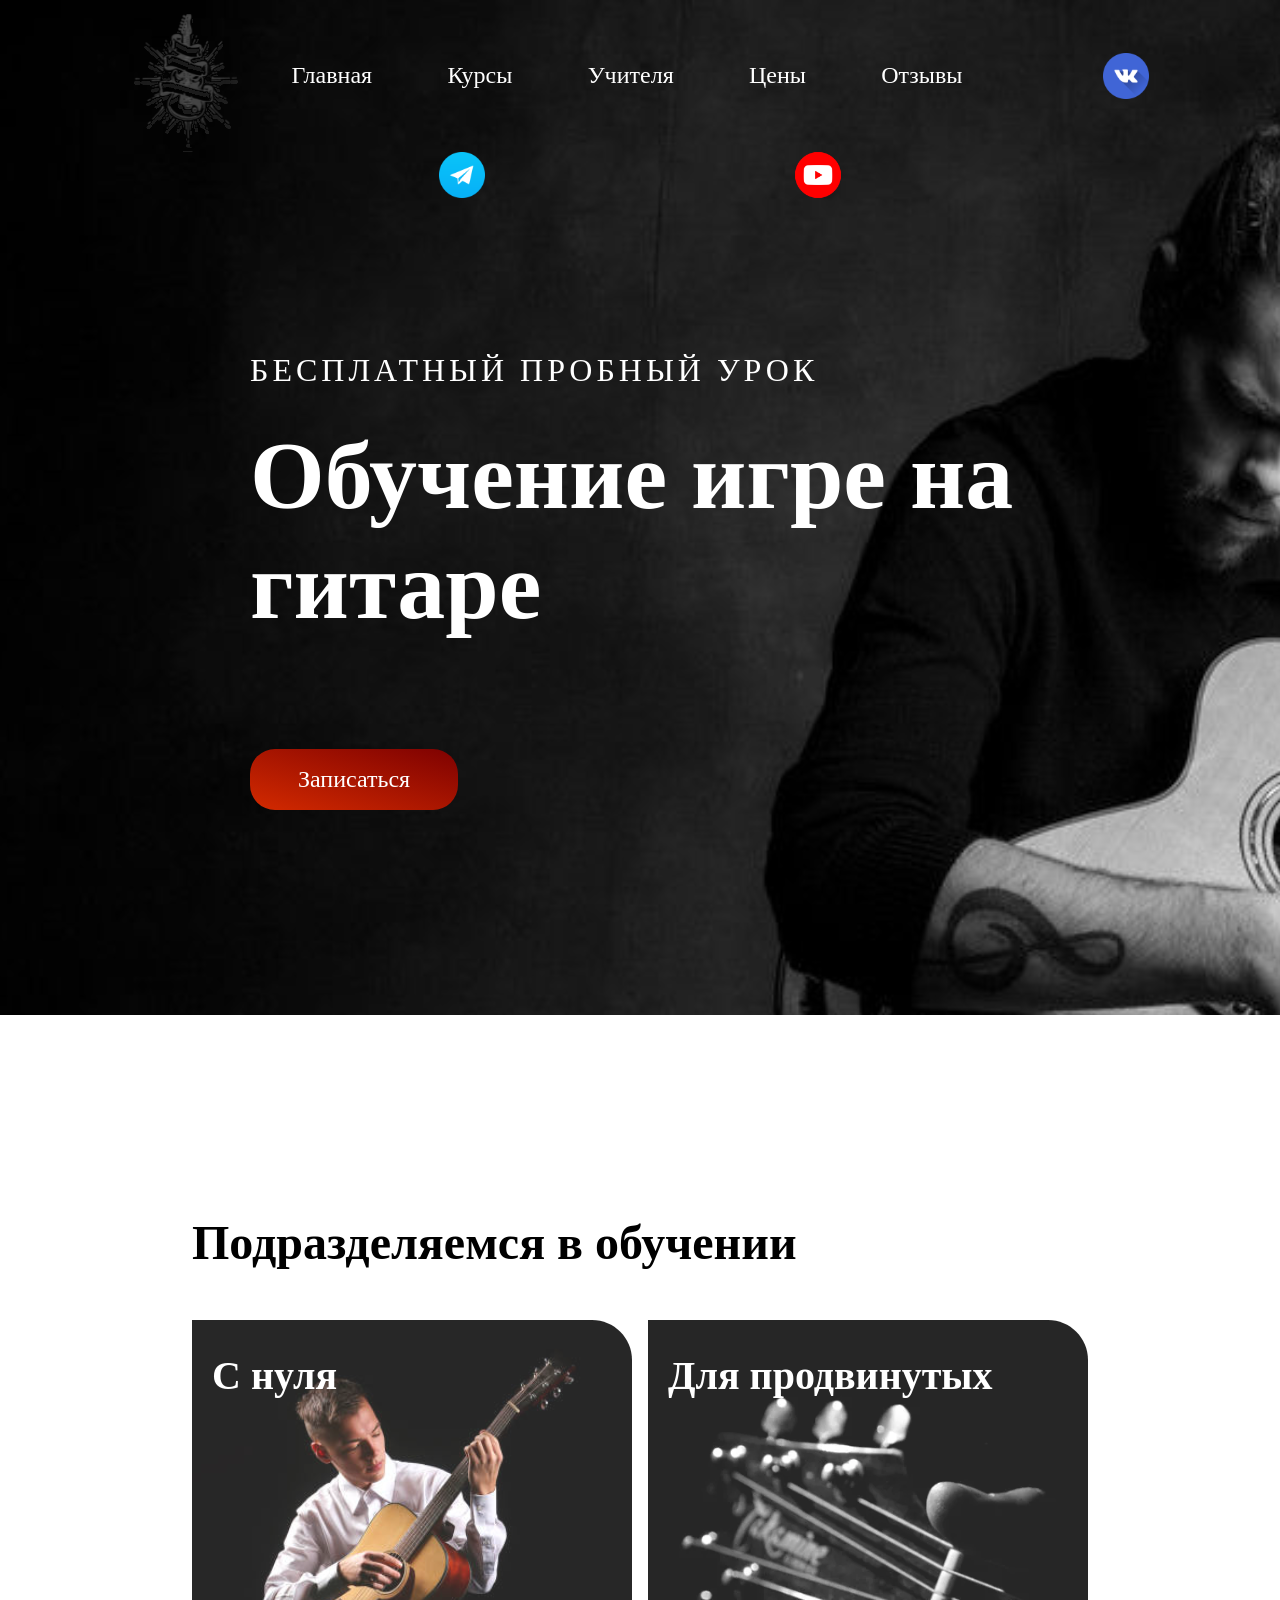
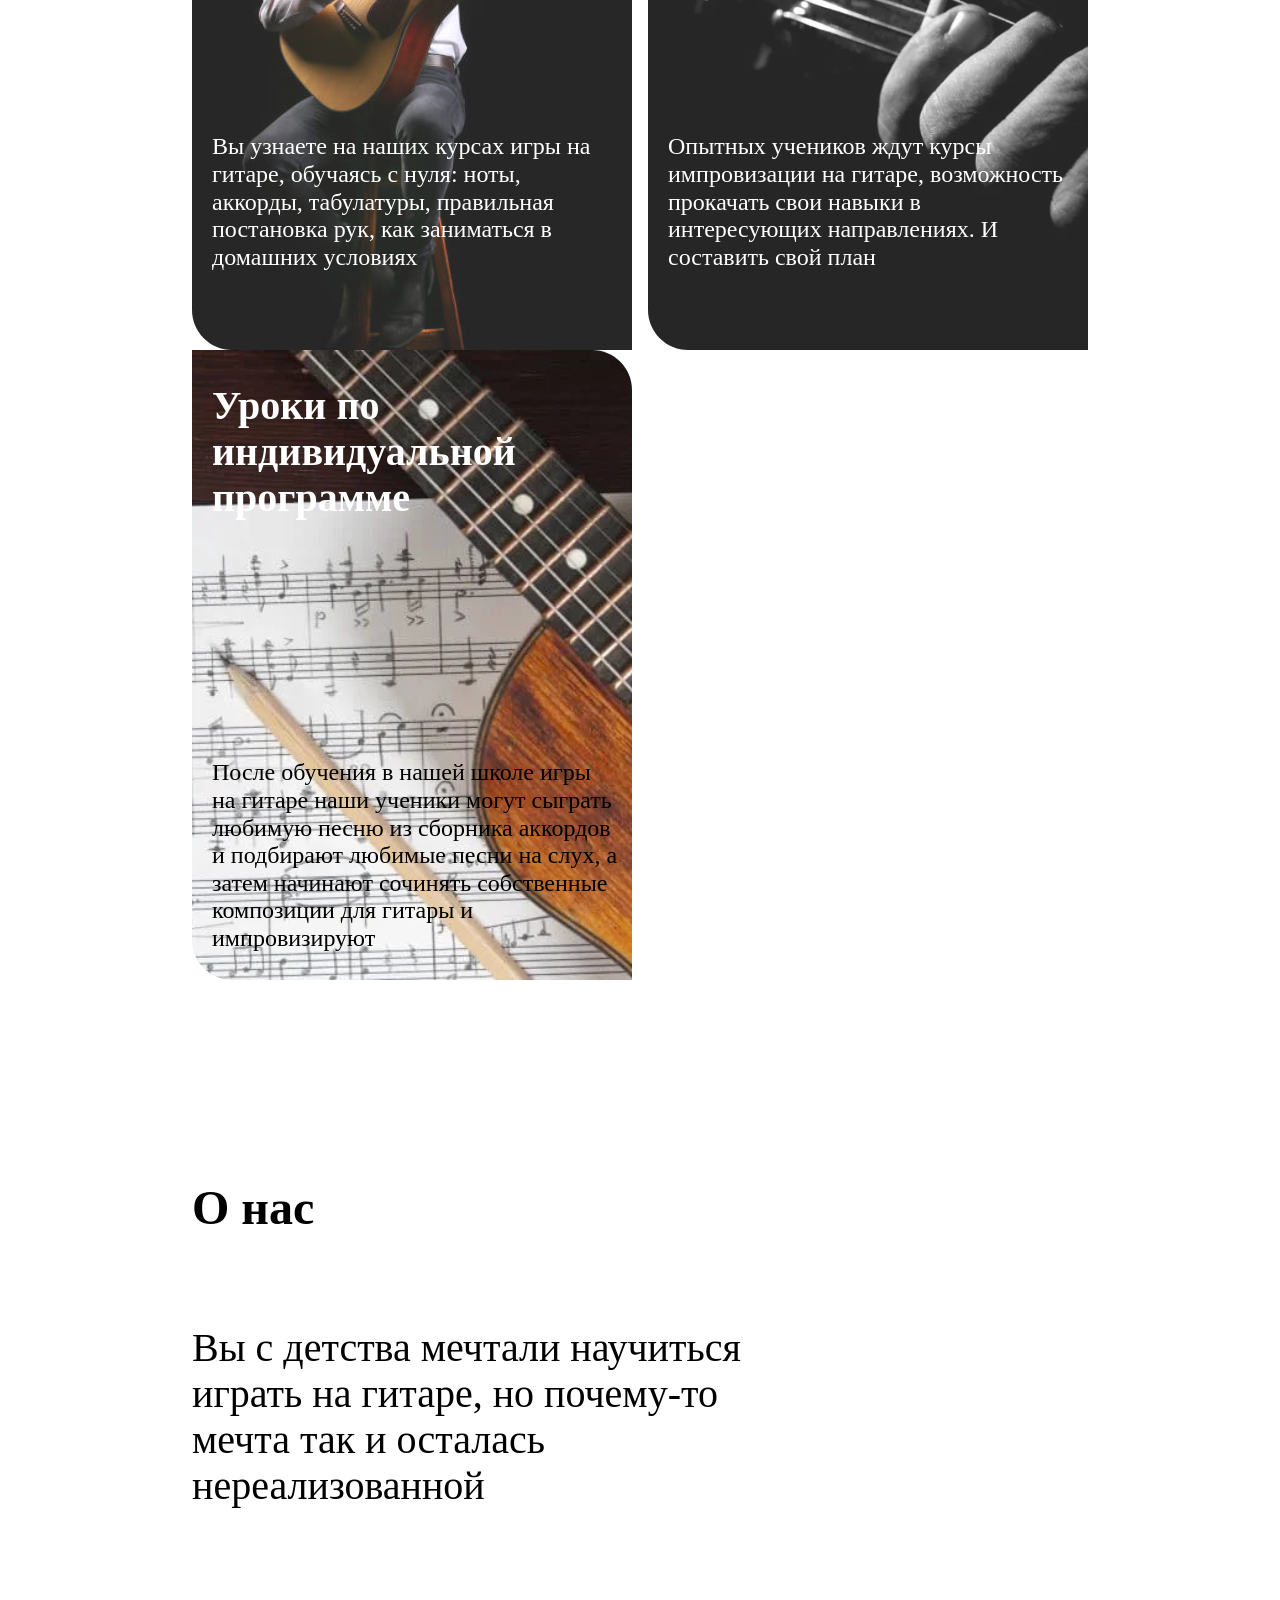
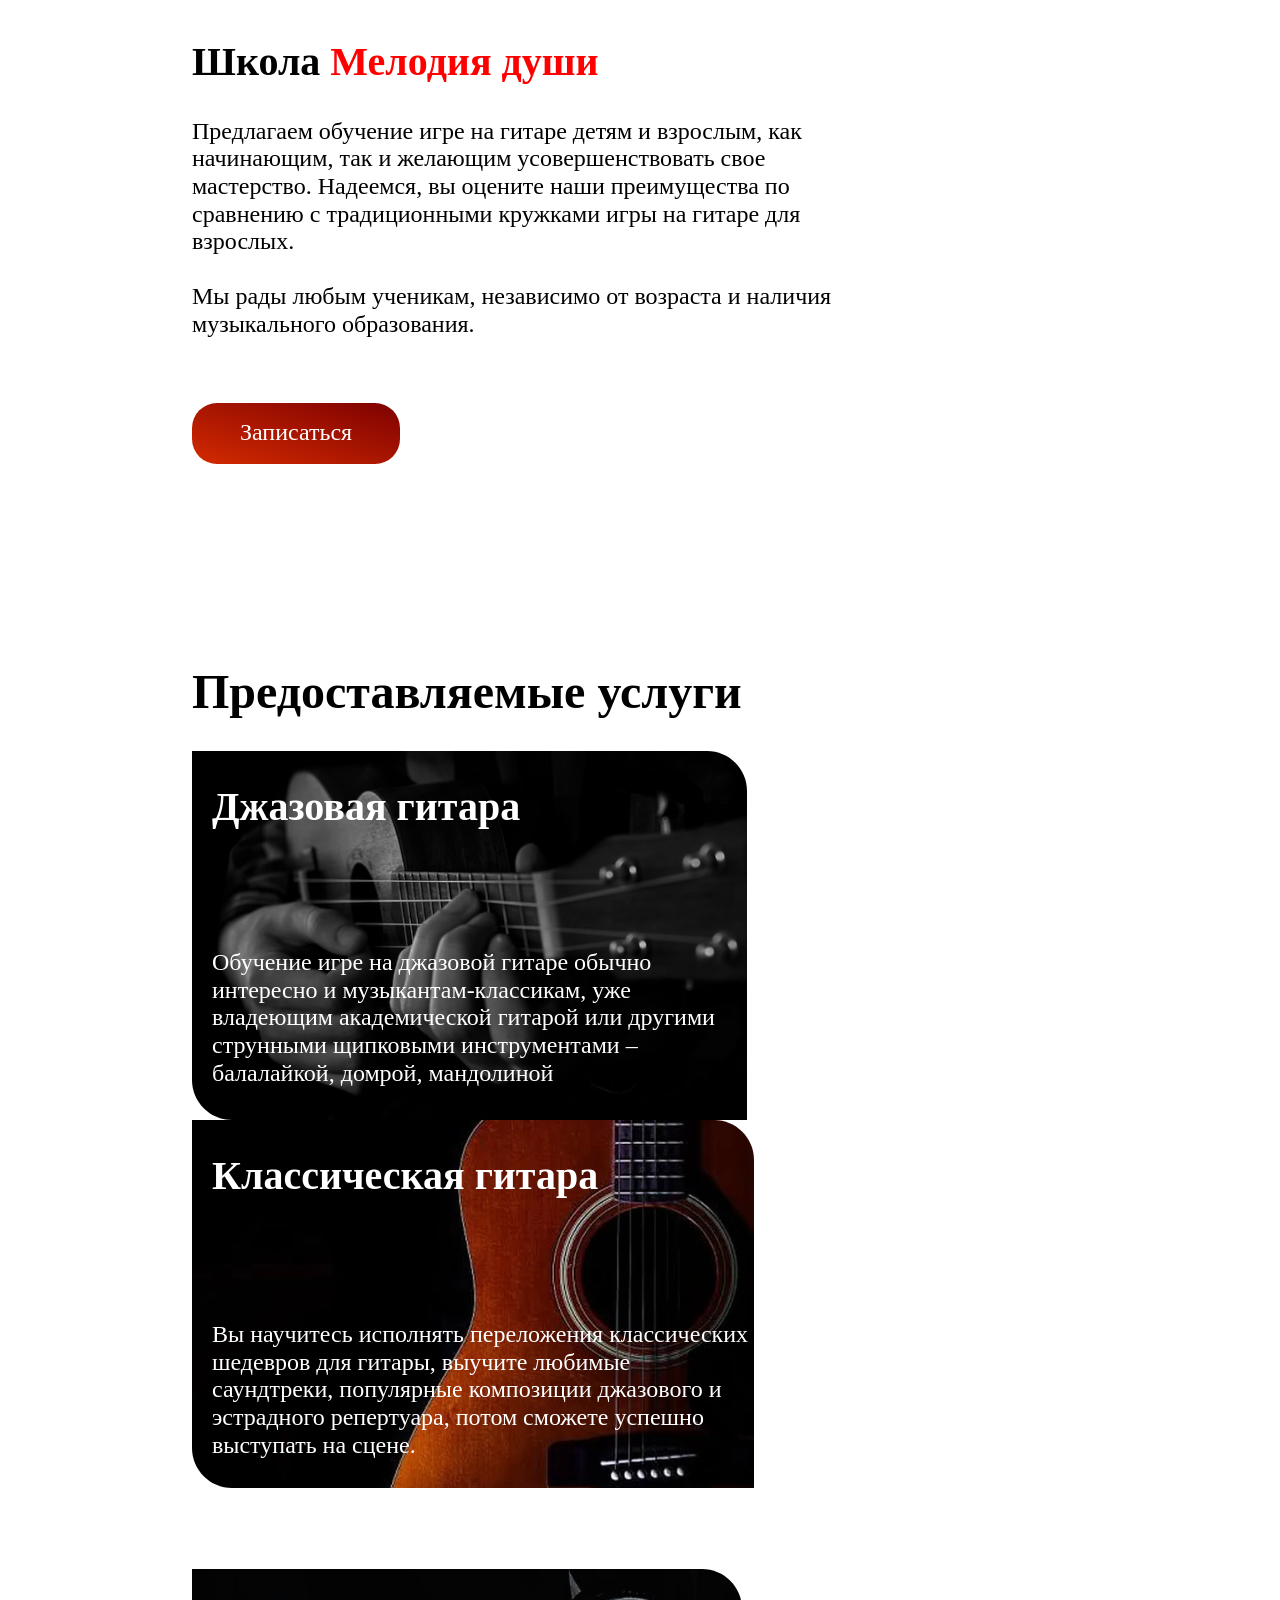
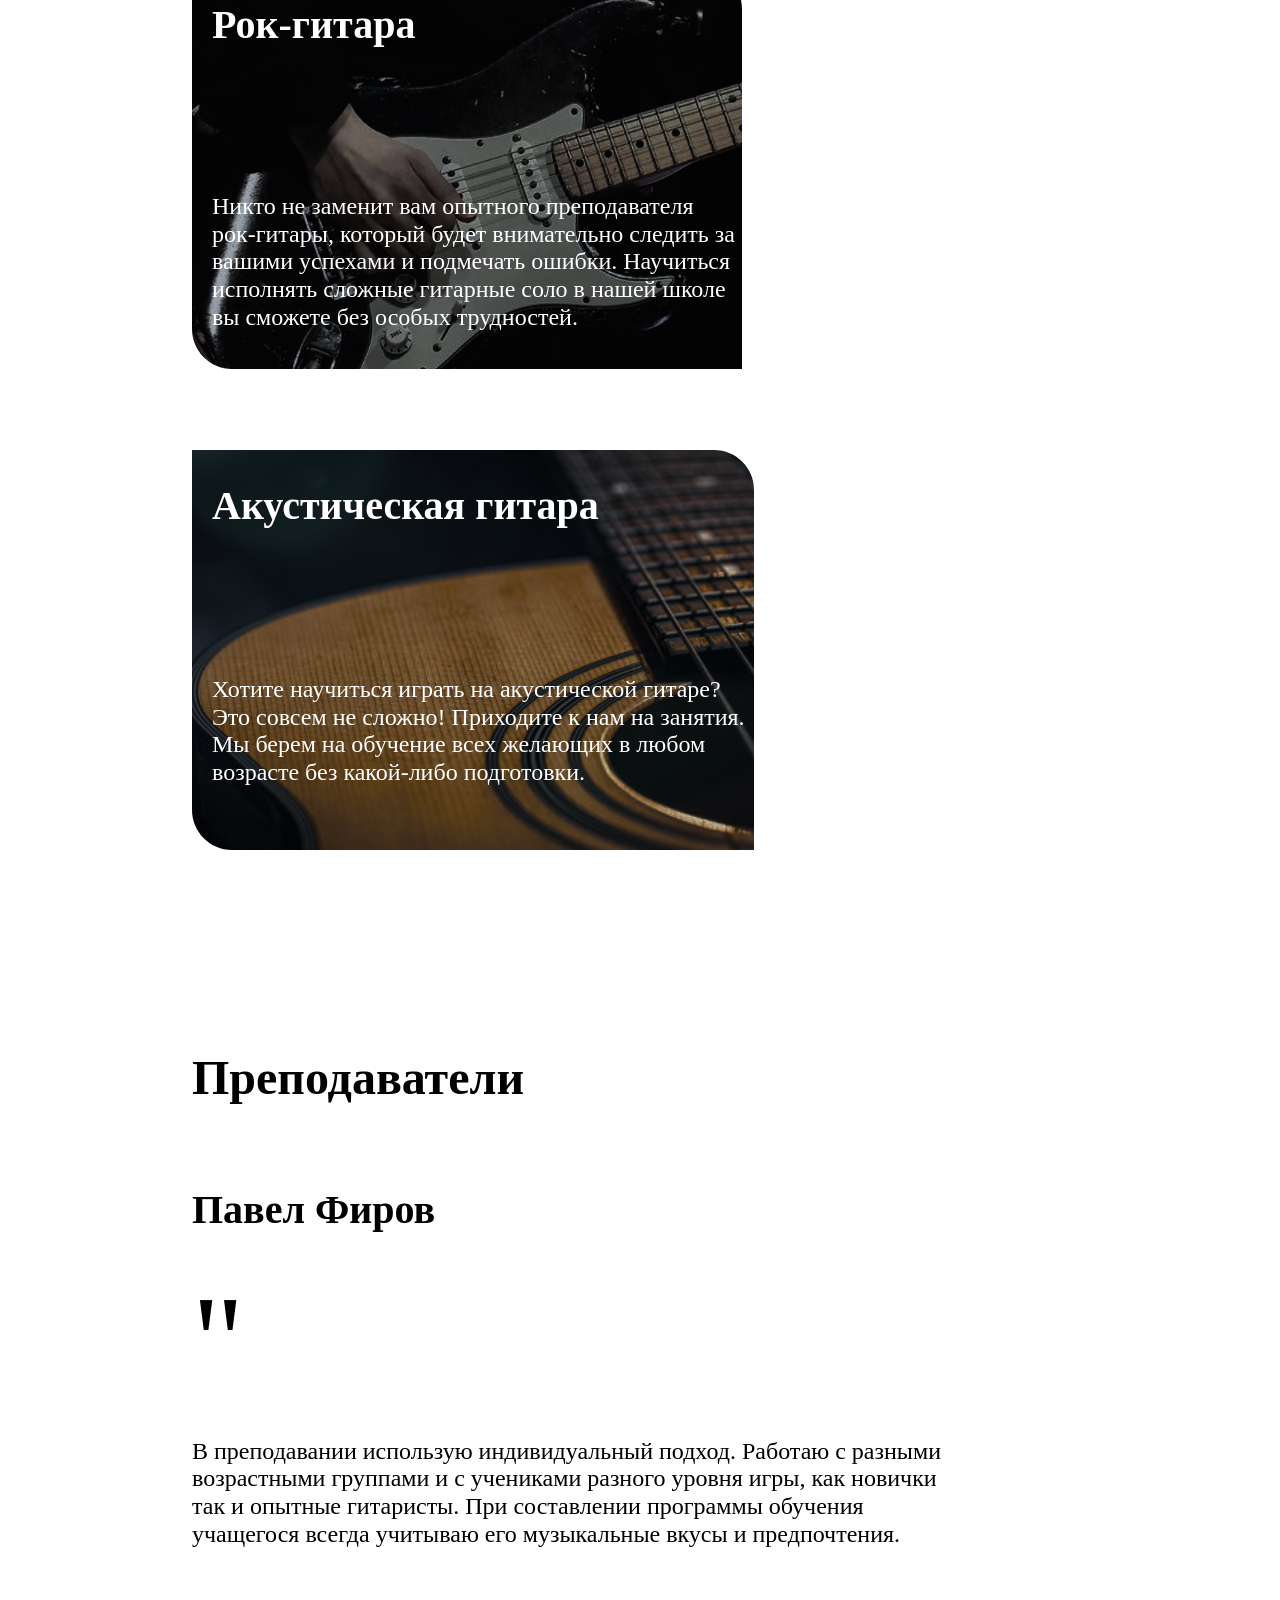
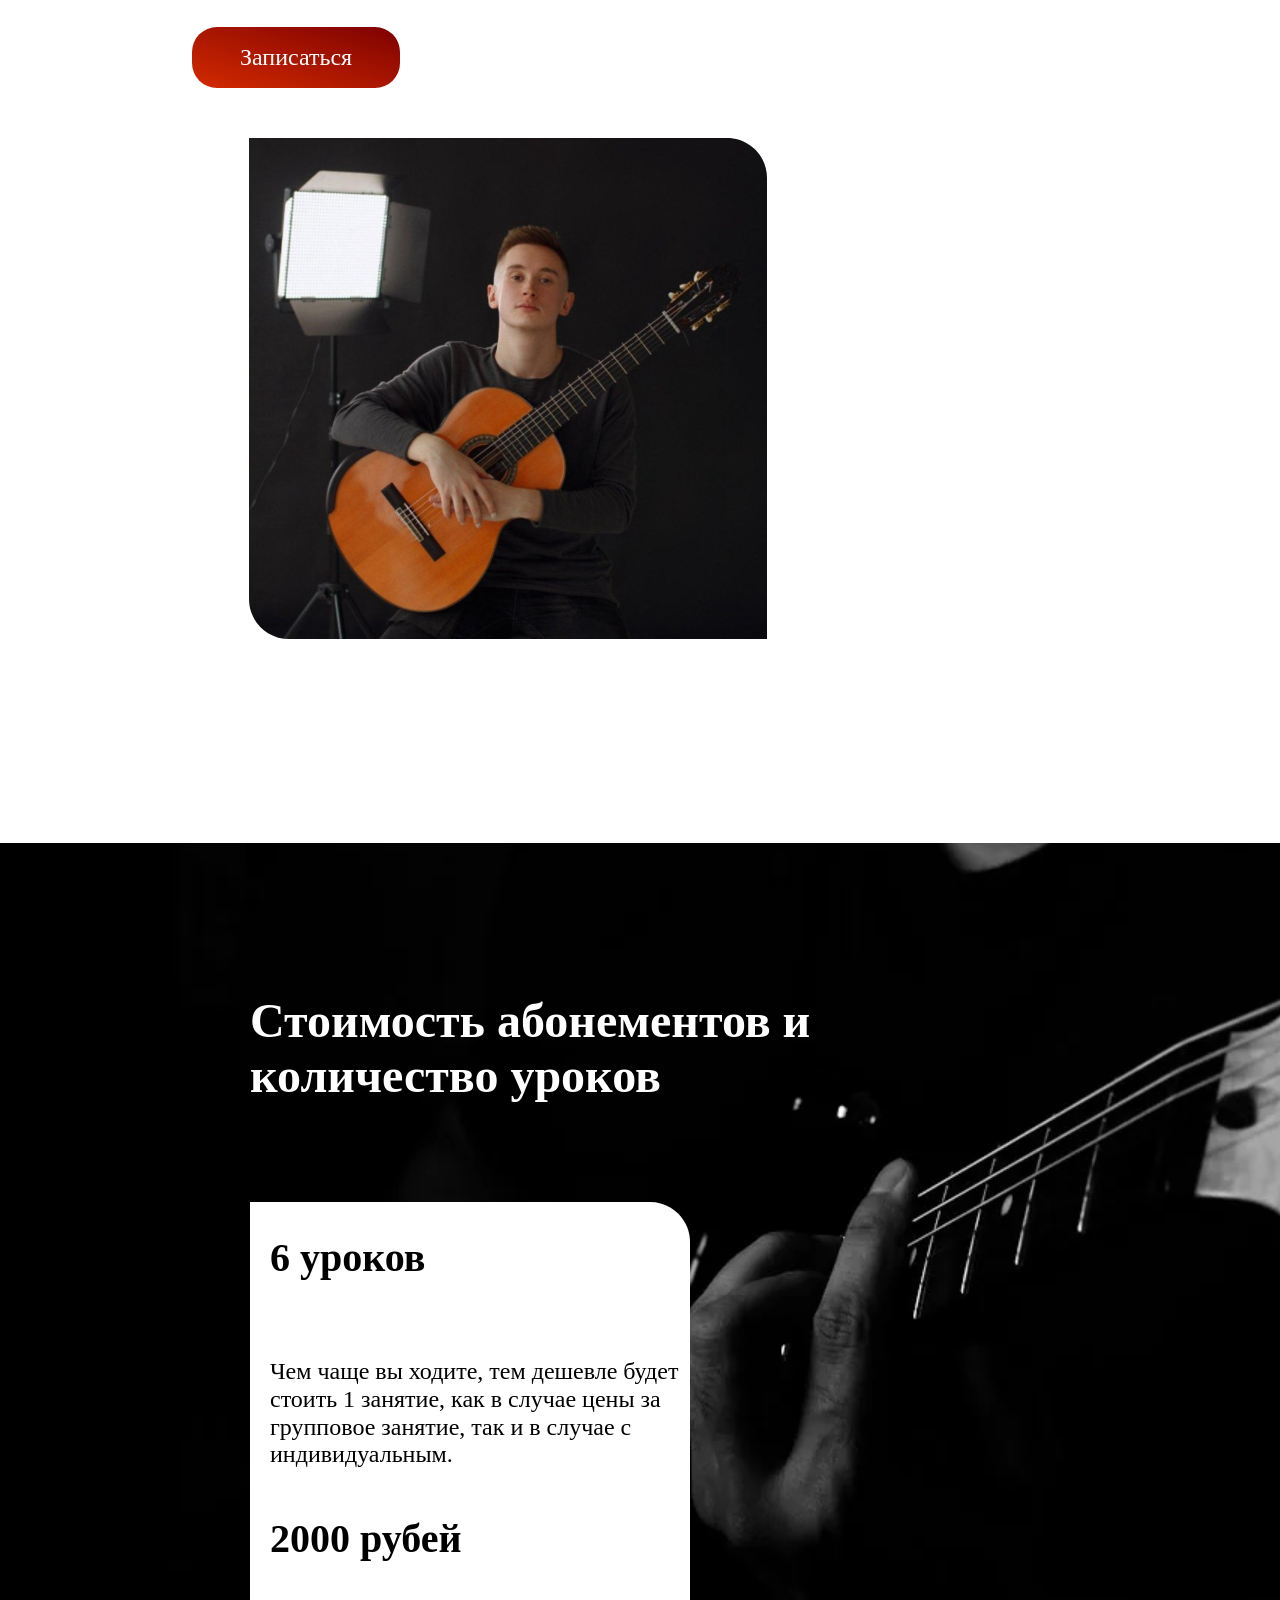
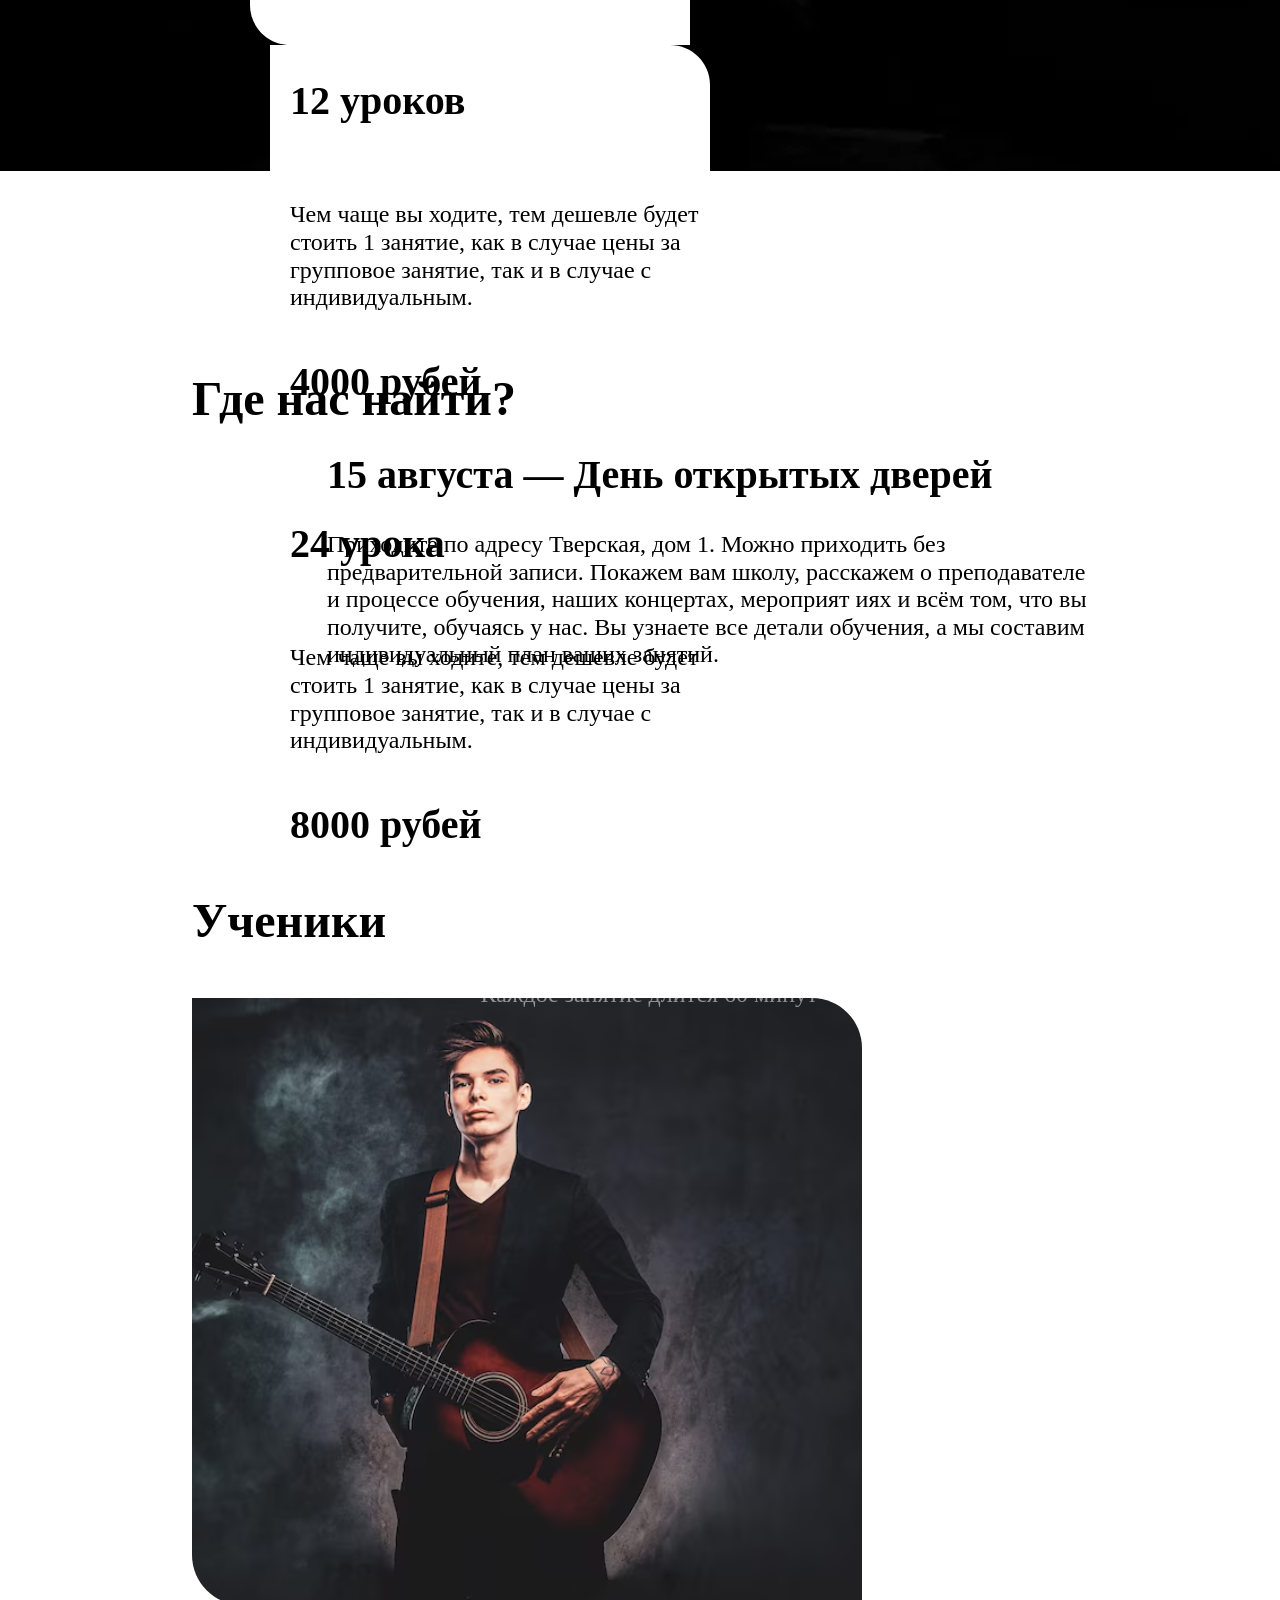
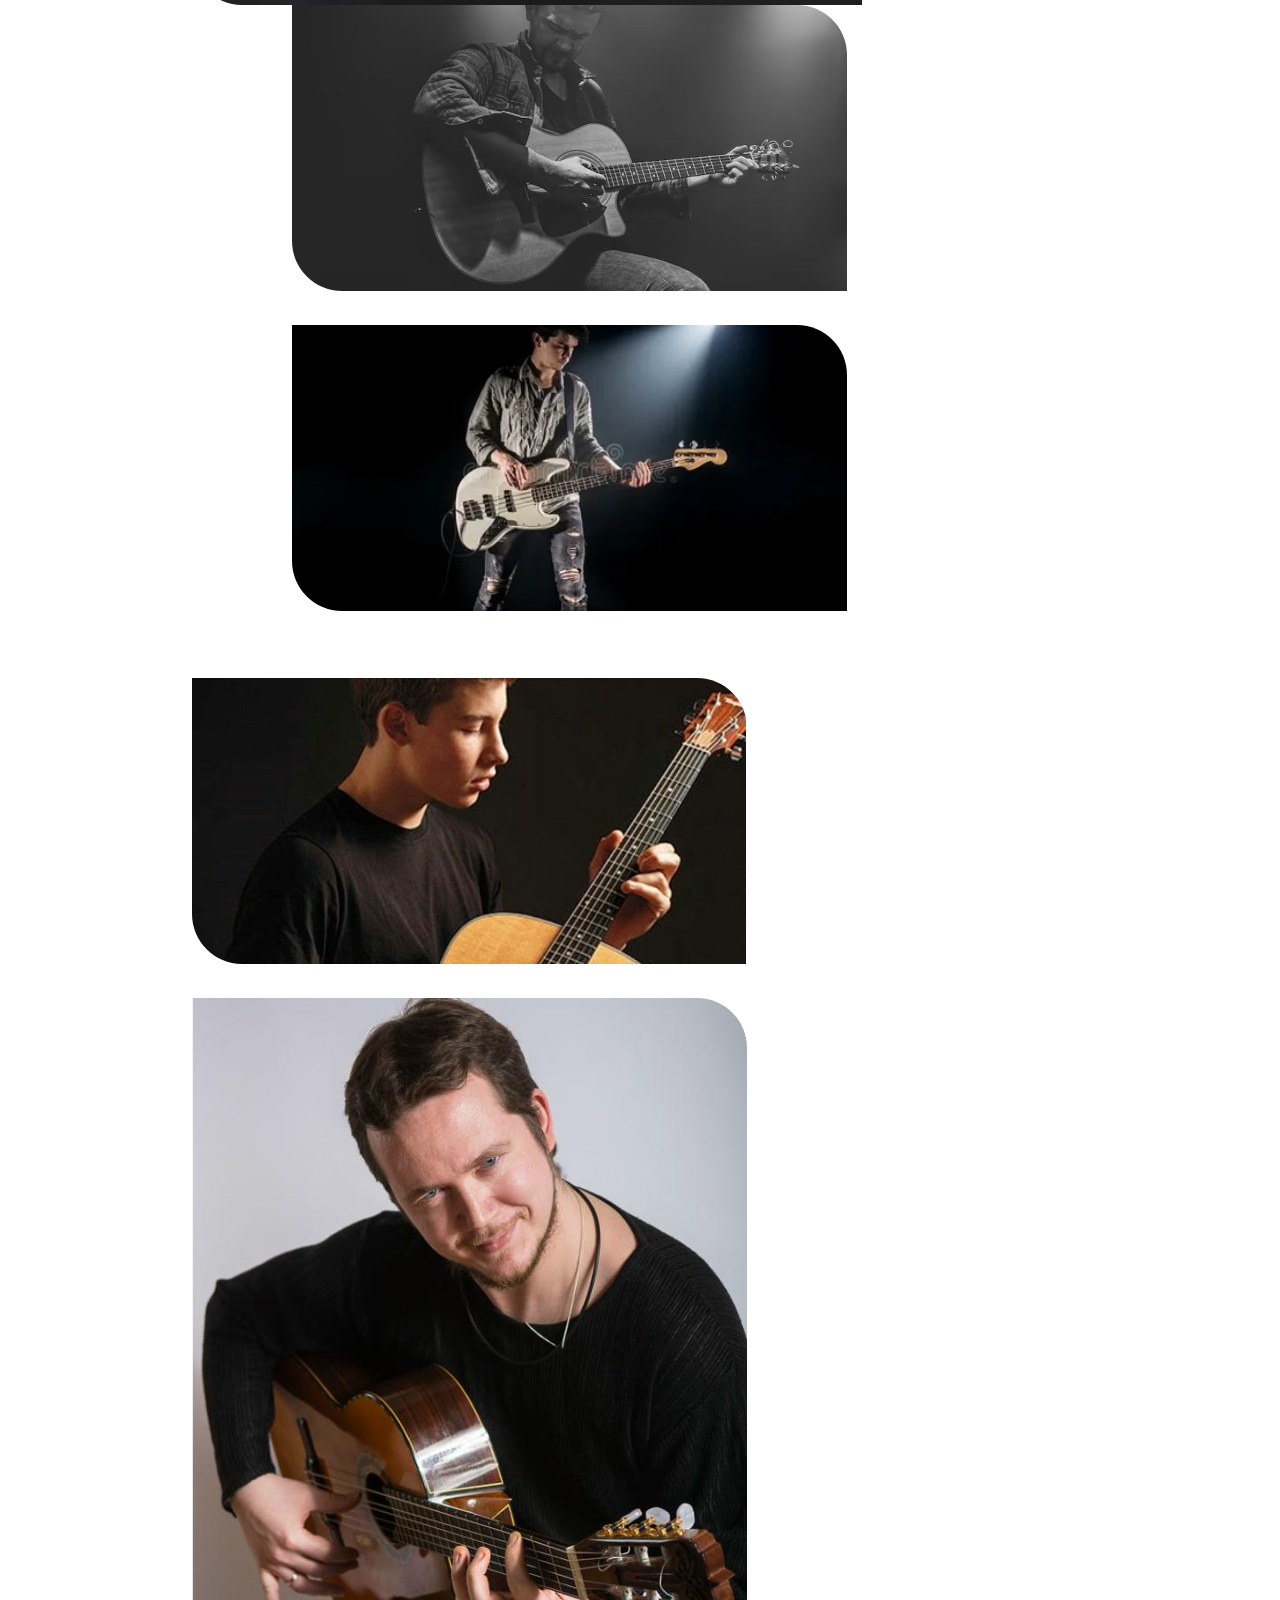
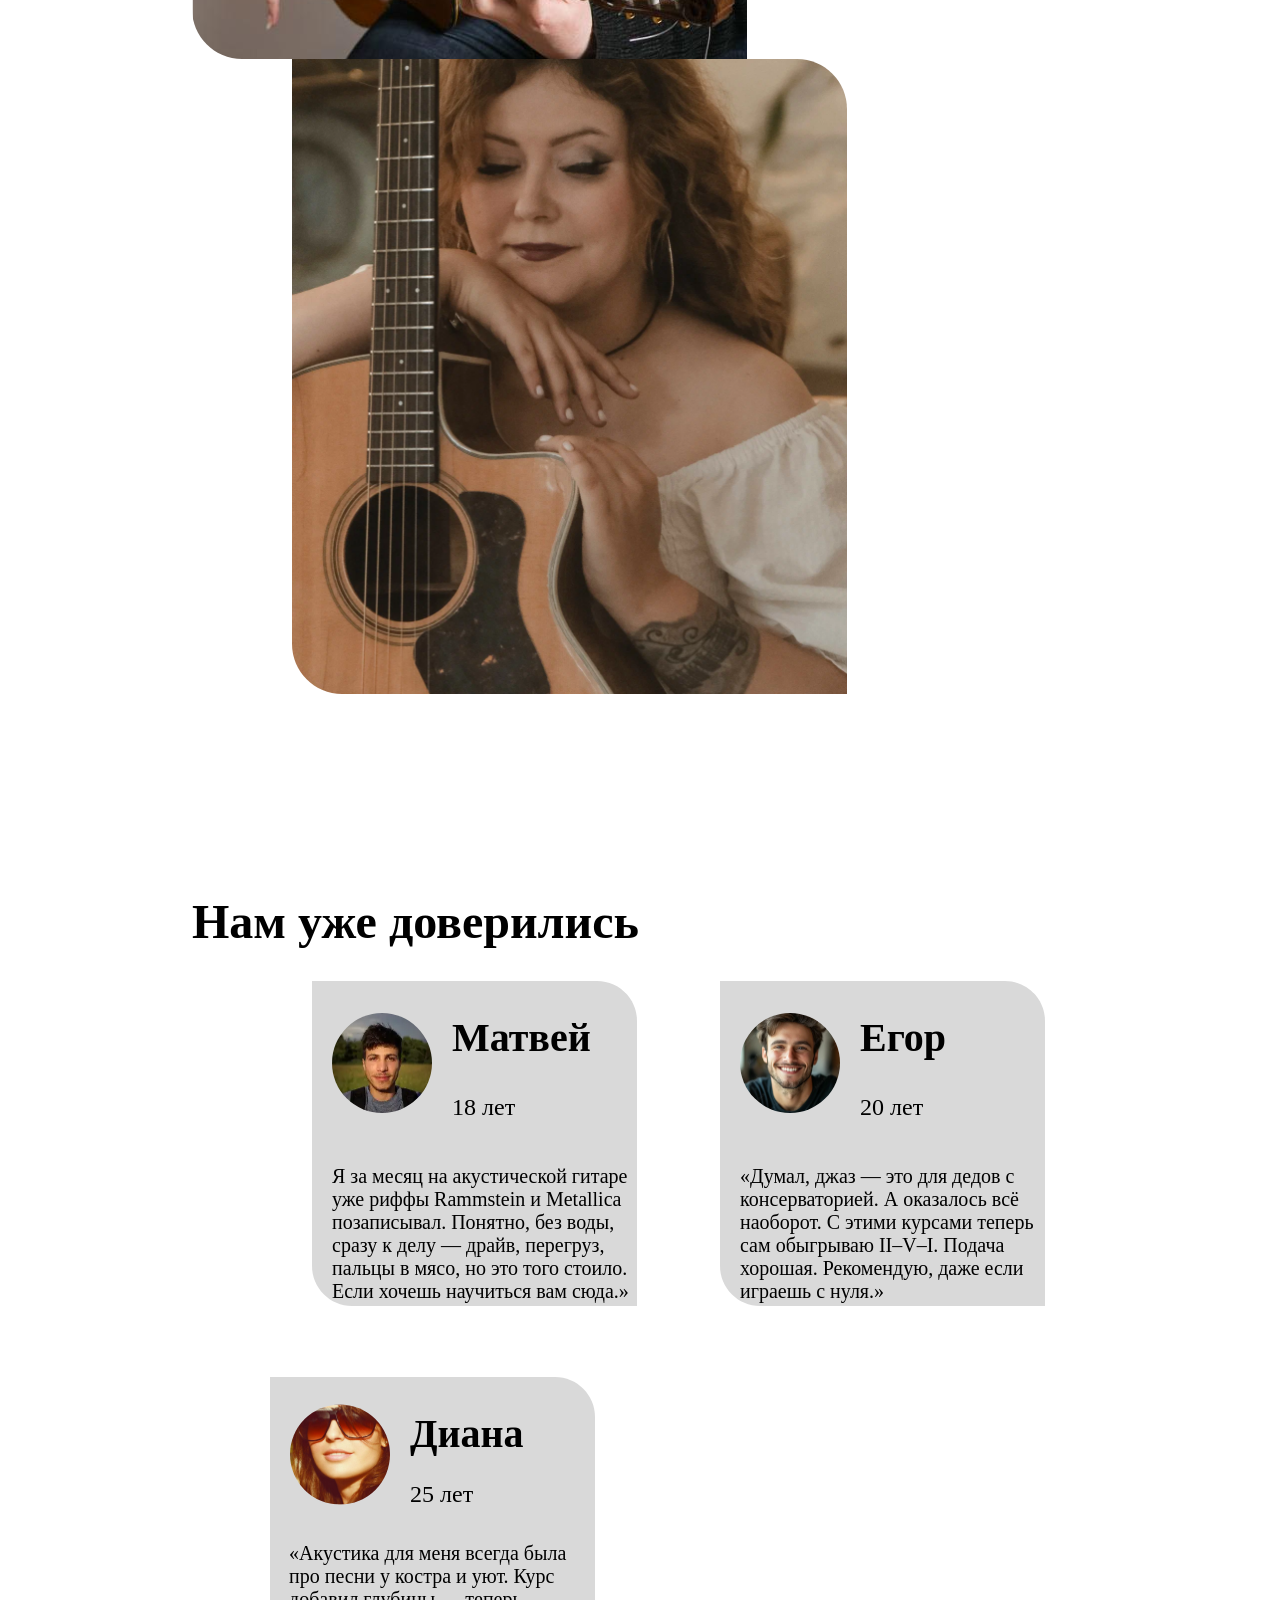
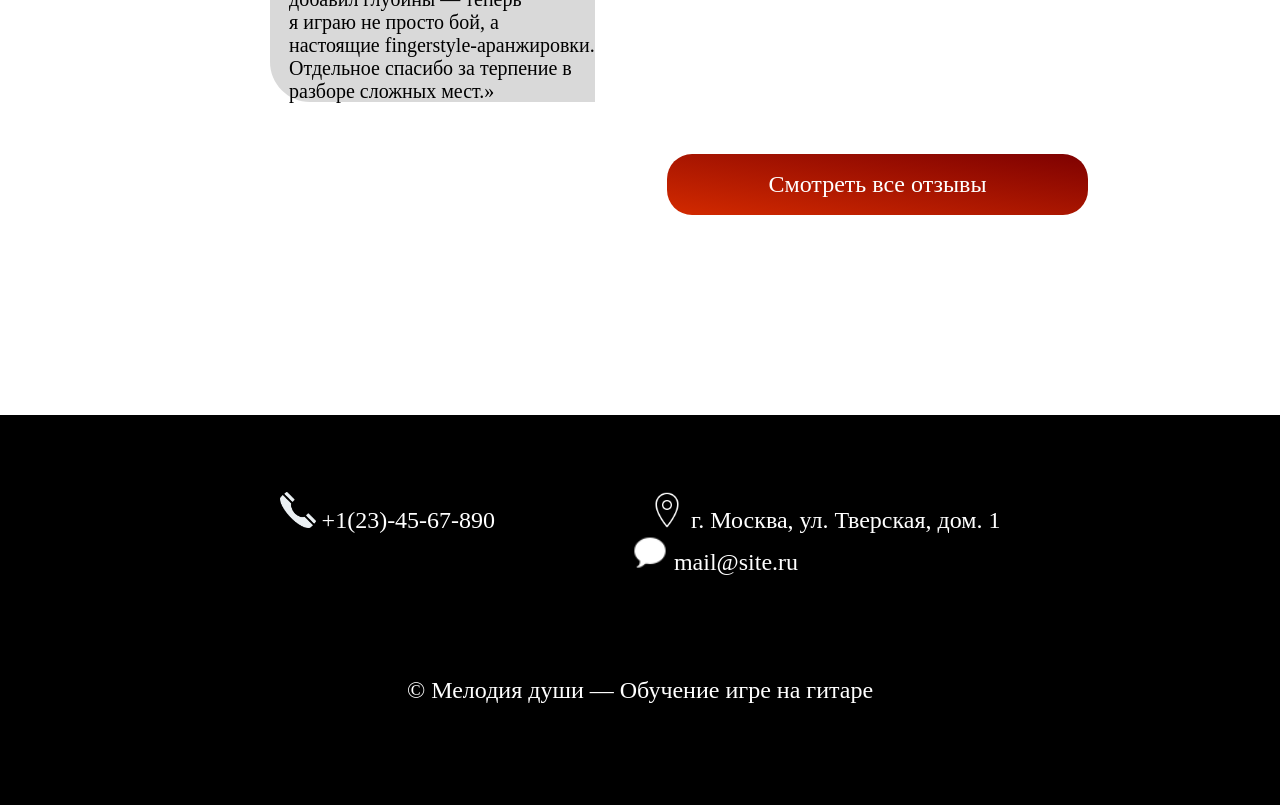
<file: index.html>
<!DOCTYPE html>
<html lang="ru">
<head>
    <meta charset="UTF-8">
    <meta name="viewport" content="width=device-width, initial-scale=1.0">
    <title>Мелодия души</title>
    <link rel="stylesheet" href="css/style.css">
    <link rel="stylesheet" href="css/normalize.css">
    <style>
        nav{
            display: flex;
            justify-content: space-evenly;
            align-items: center;
            flex-wrap: wrap;
            margin: 0 10% 0 10%;
        }
        article{
            color: white;
        }
        section{
            margin-top: 200px;
        }
        h1{
            font-size: 48px;
            margin-top: 200px;
        }
        h2{
            font-size: 40px;
            color: black;
        }
        h3{
            font-size: 32px;
            color: black;
        }
        p{
            font-size: 24px;
            color: black;
        }
    </style> 
</head>
<body>
    
    <header>

        <nav>
        
            <img src="img/лого.svg" alt="Логотип" class="logo">
        
            <a href="#" target="_blank" class="nav">Главная</a>
            <a href="сourses.html" target="_blank" class="nav">Курсы</a>
            <a href="teachers.html" target="_blank" class="nav">Учителя</a>
            <a href="#" target="_blank" class="nav">Цены</a>
            <a href="#" target="_blank" class="nav">Отзывы</a>

            <img src="img/vkontakte.svg" alt="ВК" style="margin-left: 101px;">
            <img src="img/telegramm.svg" alt="Телеграмм">
            <img src="img/youtube.svg" alt="Ютуб">
        
        </nav>

         <h3 class="header-subtitle">БЕСПЛАТНЫЙ ПРОБНЫЙ УРОК</h3>
         <p class="header-title">Обучение игре на гитаре</p>
         <button style="margin-left: 250px;">Записаться</button> 

    </header>

    <main>

        <section style="margin: 0 15% 0 15%;">

            <h1>Подразделяемся в обучении</h1>

            <div class="container-cart">

            <article class="cart_1">
                <h2 class="container-title">С нуля</h2>
                <p class="container-text">Вы узнаете на наших курсах игры на гитаре, обучаясь с нуля: ноты, аккорды, табулатуры, правильная постановка рук, как заниматься в домашних условиях</p>
            </article>

            <article class="cart_2">
                <h2 class="container-title">Для продвинутых</h2>
                <p class="container-text">Опытных учеников ждут курсы импровизации на гитаре, возможность прокачать свои навыки в интересующих направлениях. И составить свой план</p>
            </article>

            <article class="cart_3">
                <h2 class="container-title">Уроки по индивидуальной программе</h2>
                <p class="container-text2">После обучения в нашей школе игры на гитаре наши ученики могут сыграть любимую песню из сборника аккордов и подбирают любимые песни на слух, а затем начинают сочинять собственные композиции для гитары и импровизируют</p>
            </article>

            </div>

        </section>

        <section style="margin: 0 15% 0 15%;">

            <h1>О нас</h1>

            <article class="container-info">
                <p style="font-size: 40px; color: black; width: 575px; height: 240px;">Вы c детства мечтали научиться играть на гитаре, но почему-то мечта так и осталась нереализованной</p>
                <div>
                    <h2 class="title-info">Школа</h2>
                    <h2 style="color: red;">Мелодия души</h2>
                    <p class="text-info">Предлагаем обучение игре на гитаре детям и взрослым, как начинающим, так и желающим усовершенствовать свое мастерство. Надеемся, вы оцените наши преимущества по сравнению с традиционными кружками игры на гитаре
                        для взрослых. <br><br>
                        Мы рады любым ученикам, независимо от возраста и наличия музыкального образования.</p>
                    <button>Записаться</button>
                </div>
            </article>

        </section>

        <section style="margin: 0 15% 0 15%;">

            <h1>Предоставляемые услуги</h1>

            <div class="gitara_info">

            <article class="gitara_1">
                <h2 class="title-gitar">Джазовая гитара</h2>
                <p class="title-info1">Обучение игре на джазовой гитаре обычно интересно и музыкантам-классикам, уже владеющим академической гитарой
или другими струнными щипковыми инструментами – балалайкой, домрой, мандолиной</p>
            </article>

            <article class="gitara_2">
                <h2 class="title-gitar">Классическая гитара</h2>
                <p class="title-info2">Вы научитесь исполнять переложения классических шедевров для гитары, выучите любимые саундтреки, популярные композиции джазового
и эстрадного репертуара, потом сможете успешно выступать на сцене.</p>
            </article>

            <article class="gitara_3" style="margin-top: 81px;">
                <h2 class="title-gitar">Рок-гитара</h2>
                <p class="title-info3">Никто не заменит вам опытного преподавателя рок-гитары, который будет внимательно следить за вашими успехами
и подмечать ошибки. Научиться исполнять сложные гитарные соло в нашей школе вы сможете без особых трудностей.</p>
            </article>

            <article class="gitara_4" style="margin-top: 81px;">
                <h2 class="title-gitar">Акустическая гитара</h2>
                <p class="title-info4">Хотите научиться играть на акустической гитаре? Это совсем не сложно! Приходите к нам на занятия. Мы берем на обучение всех желающих в любом возрасте без какой-либо подготовки.</p>
            </article>

            </div>

        </section>

        <section style="margin: 0 13% 0 15%;">

            <h1>Преподаватели</h1>

            <article style="float: left;">
               <h2 style="margin-top: 50px;"> Павел Фиров</h2>
               <p style="font-size: 128px; margin: 0px;">"</p>
               <p class="teacher-info">В преподавании использую индивидуальный подход. Работаю с разными возрастными группами и с учениками разного уровня игры, как новички так и опытные гитаристы. При составлении программы обучения учащегося всегда учитываю его музыкальные вкусы и предпочтения.</p> 
               <button>Записаться</button>
            </article>

            <img class="teacher-img" src="img/Преподаватель.svg" alt="Преподаватель">

        </section>

        <section class="background-image">

            <h1 class="cost-title"> Стоимость абонементов и количество уроков</h1>

            <div class="container-cost">

            <article class="article-cost">
                <h2 style=" margin-left: 20px">6 уроков</h2>
                <p style=" margin-left: 20px ; margin-top: 77px;">Чем чаще вы ходите, тем дешевле будет стоить 1 занятие, как в случае цены за групповое занятие, так и в случае с индивидуальным.</p>
                <h2 style=" margin-left: 20px; margin-top: 47px;">2000 рубей</h2>            
            </article>

            <article class="article-cost2" style="width: 440px; height: 443px; margin-left: 20px">
                <h2 style=" margin-left: 20px">12 уроков</h2>
                <p style=" margin-left: 20px; margin-top: 77px;">Чем чаще вы ходите, тем дешевле будет стоить 1 занятие, как в случае цены за групповое занятие, так и в случае с индивидуальным.</p>
                <h2 style=" margin-left: 20px; margin-top: 47px;">4000 рубей</h2>
            </article>

            <article class="article-cost3">
                <h2 style=" margin-left: 20px">24 урока</h2>
                <p style=" margin-left: 20px; margin-top: 77px;">Чем чаще вы ходите, тем дешевле будет стоить 1 занятие, как в случае цены за групповое занятие, так и в случае с индивидуальным.</p>
                <h2 style=" margin-left: 20px; margin-top: 47px;">8000 рубей</h2>
            </article>

            </div>

            <p id="hidden-text">* Каждое занятие длится 60 минут</p>

        </section>

        <section style="margin: 0 15% 0 15%;">

            <h1>Где нас найти?</h1>

            <div style="display: flex;">
                <script async src="https://api-maps.yandex.ru/services/constructor/1.0/js/?um=constructor%3A17151ab09e882a8d54371272ee23a870396d6f303bb9982269ee56d03c334d80&amp;width=2500&amp;height=541&amp;lang=ru_RU&amp;scroll=true"></script>

                <aside style="margin-left: 135px; margin-top: -40px;">

                    <h2>15 августа — День открытых дверей</h2>
                    <p>Приходите по адресу Тверская, дом 1. Можно приходить без предварительной записи. Покажем вам школу, расскажем о преподавателе и процессе обучения, наших концертах, мероприят иях и всём том, что вы получите, обучаясь у нас. Вы узнаете все детали обучения, а мы составим индивидуальный план ваших занятий.</p>

                </aside>

            </div>

        </section>

        <section style="margin: 0 15% 0 15%;">

            <h1>Ученики</h1>
            
            <div class="article-student">
                <img src="img/Ученик_1.svg" alt="Первый ученик">
                <div style="display: flex;flex-direction: column; margin-left: 100px;">
                <img src="img/Ученик_2.svg" alt="Второй ученик">
                <img style="margin-top: 34px;" src="img/Ученик.svg" alt="Третий ученик">
                </div>
            </div>

            <div class="article-student2">
                <div style="display: flex; flex-direction: column;">
                <img src="img/Ученик_4.svg" alt="Четвёртый ученик">
                <img style="margin-top: 34px;" src="img/Учитель_3.svg" alt="Пятый ученик">
                </div>
                <img style="margin-left: 100px;" src="img/Учитель_5.svg" alt="Шестой ученик">
            </div>
            
        </section>

        <section style="margin: 0 15% 0 15%;">

            <h1>Нам уже доверились</h1>

            <div style="display: flex; flex-wrap: wrap;">

            <article class="article-reviews">

                <div style="display: flex;">
                    <img style="margin-left: 20px;" src="img/Ученик_1_отзывы.svg" alt="Фото ученика 1">

                    <div class="student">
                        <h2>Матвей</h2>
                        <p>18 лет</p>
                    </div>
                </div>
                <p class="reviews-text">Я за месяц на акустической гитаре уже риффы Rammstein и Metallica позаписывал. Понятно, без воды, сразу к делу — драйв, перегруз, пальцы в мясо, но это того стоило. Если хочешь научиться вам сюда.»</p>

            </article>

            <article class="article-reviews2">

                <div style="display: flex;">
                    <img style="margin-left: 20px;" src="img/Ученик_2_отзывы.svg" alt="Фото ученика 1">
                    
                    <div class="student">
                        <h2>Егор</h2>
                        <p>20 лет</p>
                    </div>
                </div>
                <p class="reviews-text2">«Думал, джаз — это для дедов с консерваторией. А оказалось всё наоборот. С этими курсами теперь сам обыгрываю II–V–I. Подача хорошая. Рекомендую, даже если играешь с нуля.»</p>

            </article>

            <article class="article-reviews3">

                <div style="display: flex;">
                    <img style="margin-left: 20px;" src="img/Ученица_3_отзывы.svg" alt="Фото ученика 1">
                    
                    <div class="student">
                        <h2 style="margin-bottom: 0px;">Диана</h2>
                        <p>25 лет</p>
                    </div>
                </div>
                <p class="reviews-text3">«Акустика для меня всегда была про песни у костра и уют. Курс добавил глубины — теперь <br> я играю не просто бой, а <br> настоящие fingerstyle-аранжировки. <br> Отдельное спасибо за терпение в разборе сложных мест.»</p>

            </article>

             <button class="reviews-button">Смотреть все отзывы</button>

            </div>

        </section>

    </main>

    <footer class="footer_check" >

        <div class="container-footer">

            <a href="#"><img src="img/telephone.svg" alt="Телефон"> +1(23)-45-67-890</a>

            <a href="#" style="margin-left: 150px;"><img src="img/Маркер.svg" alt="Маркер"> г. Москва, ул. Тверская, дом. 1</a>
            
            <a href="#" style="margin-left: 150px;"><img src="img/Messege.svg" alt="Мессенджер"> mail@site.ru</a>

            <p class="footer-text">&copy; Мелодия души — Обучение игре на гитаре</p>

        </div>

    </footer>

</body>
</html>
</file>
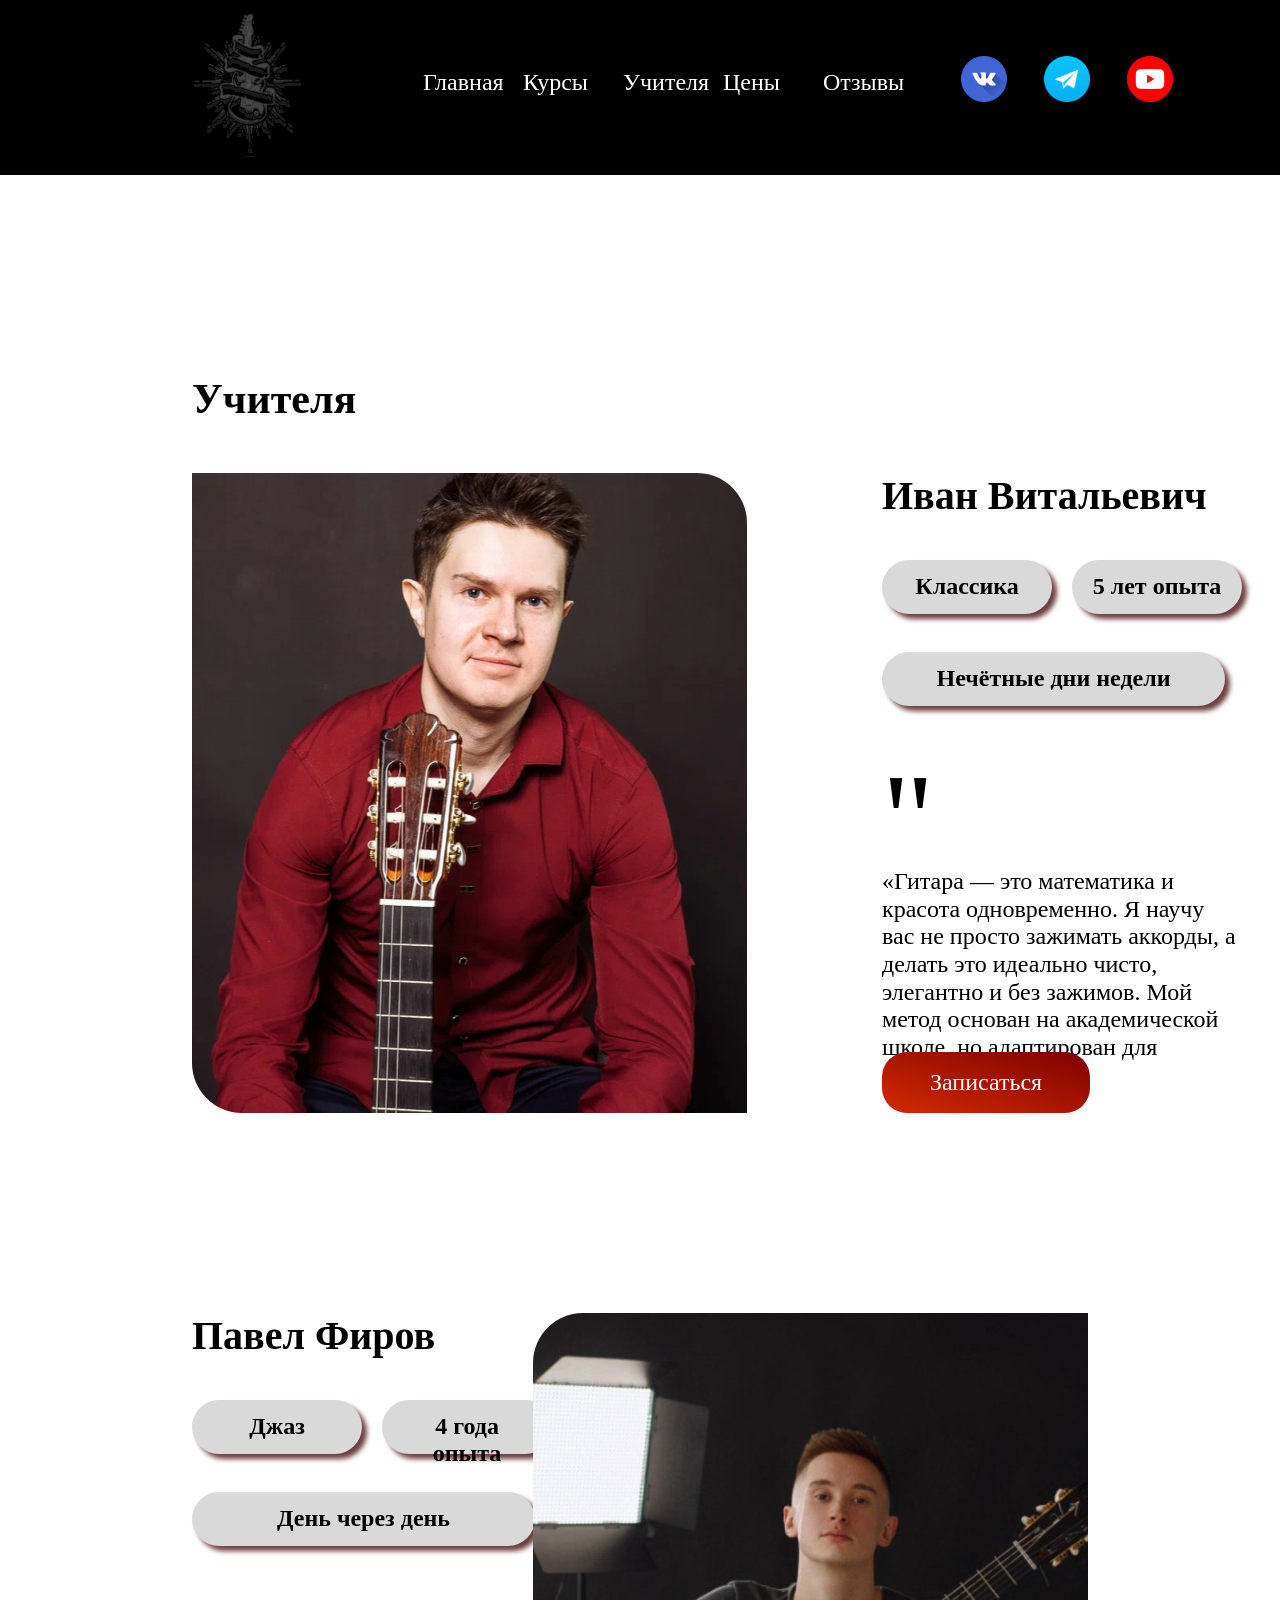
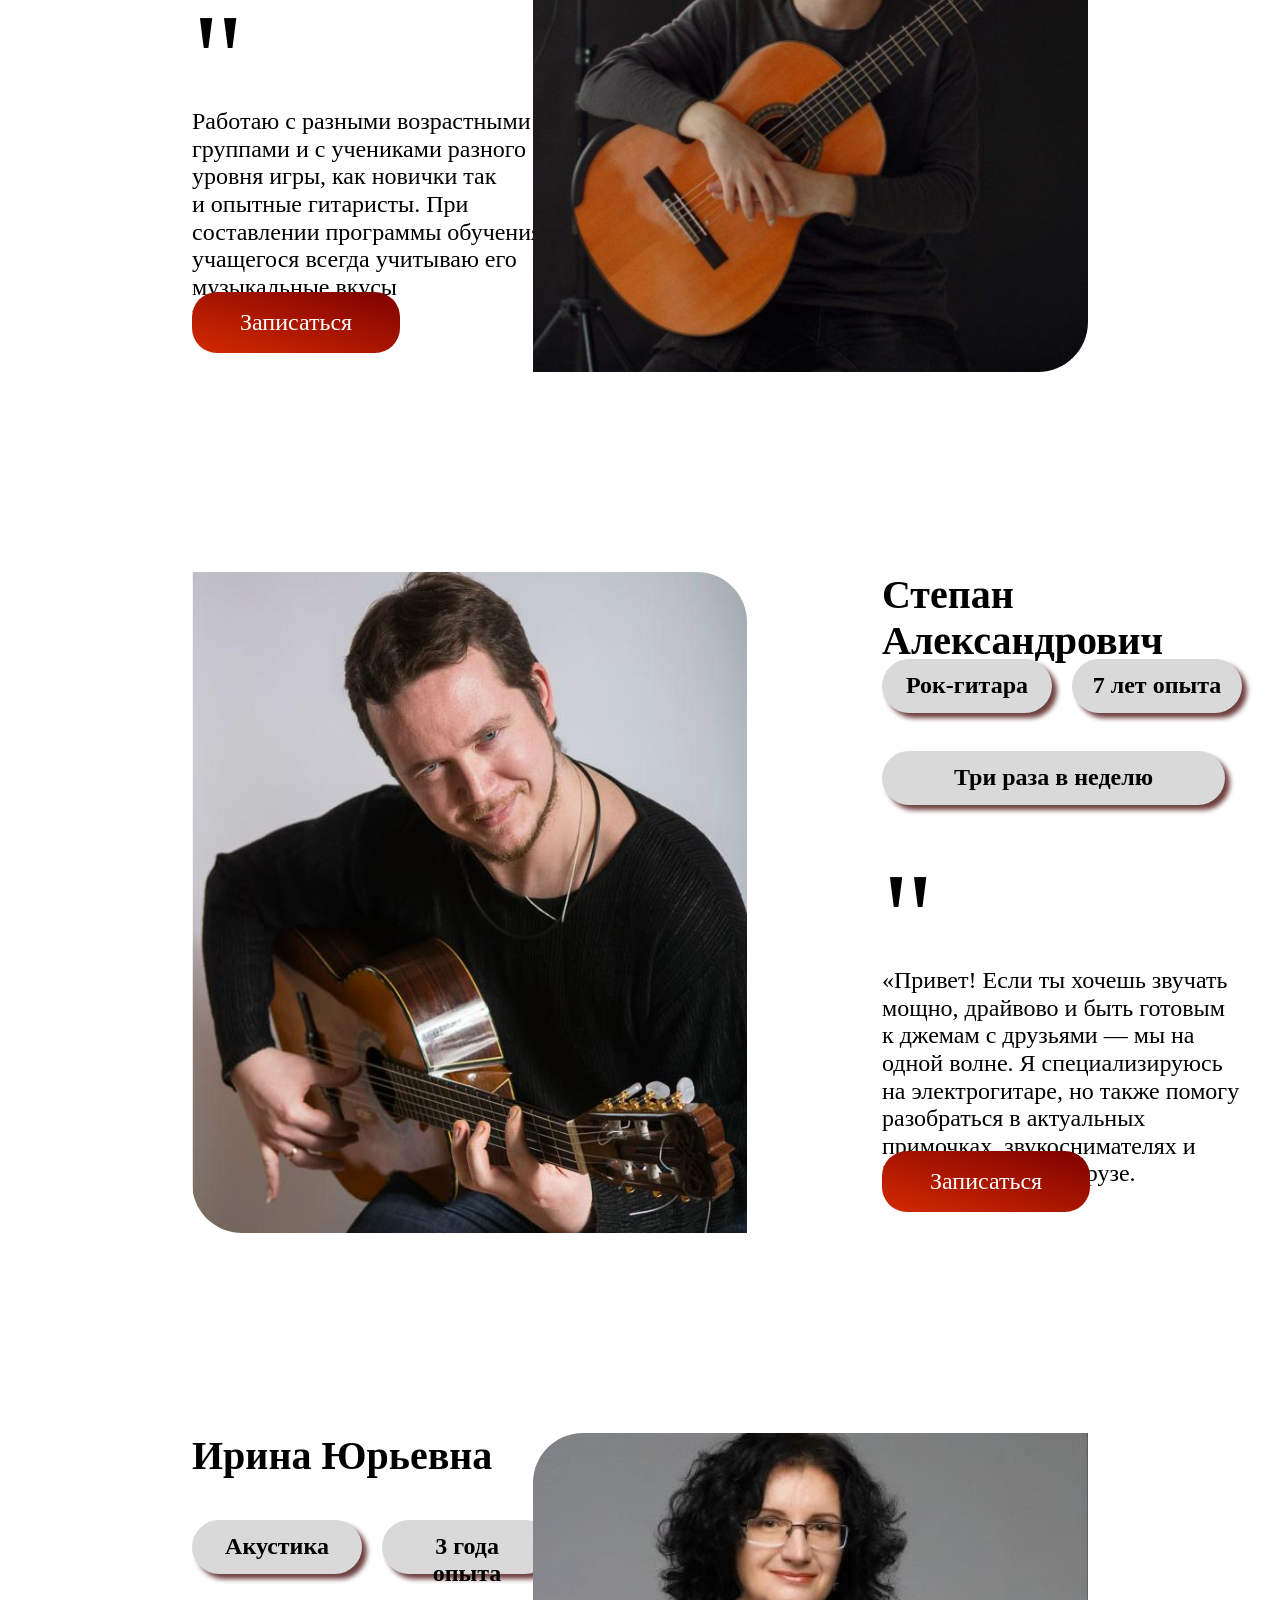
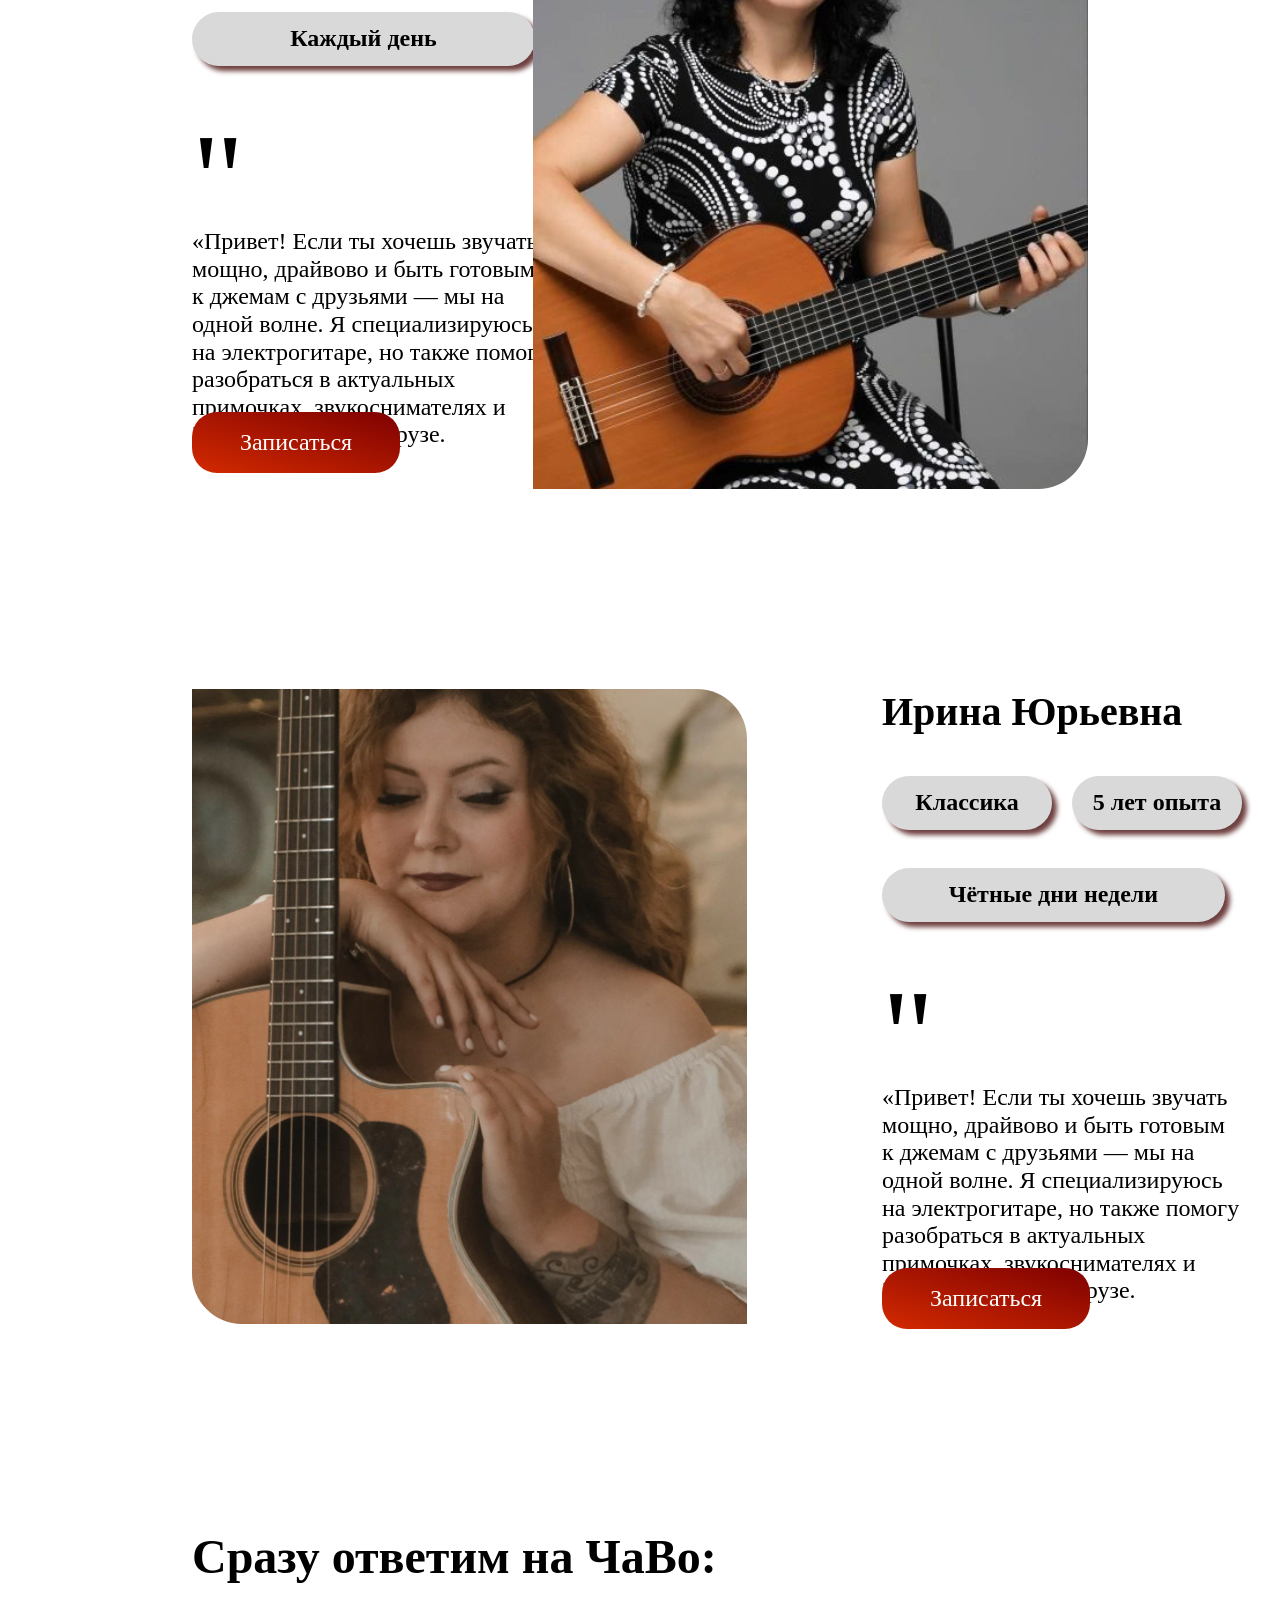
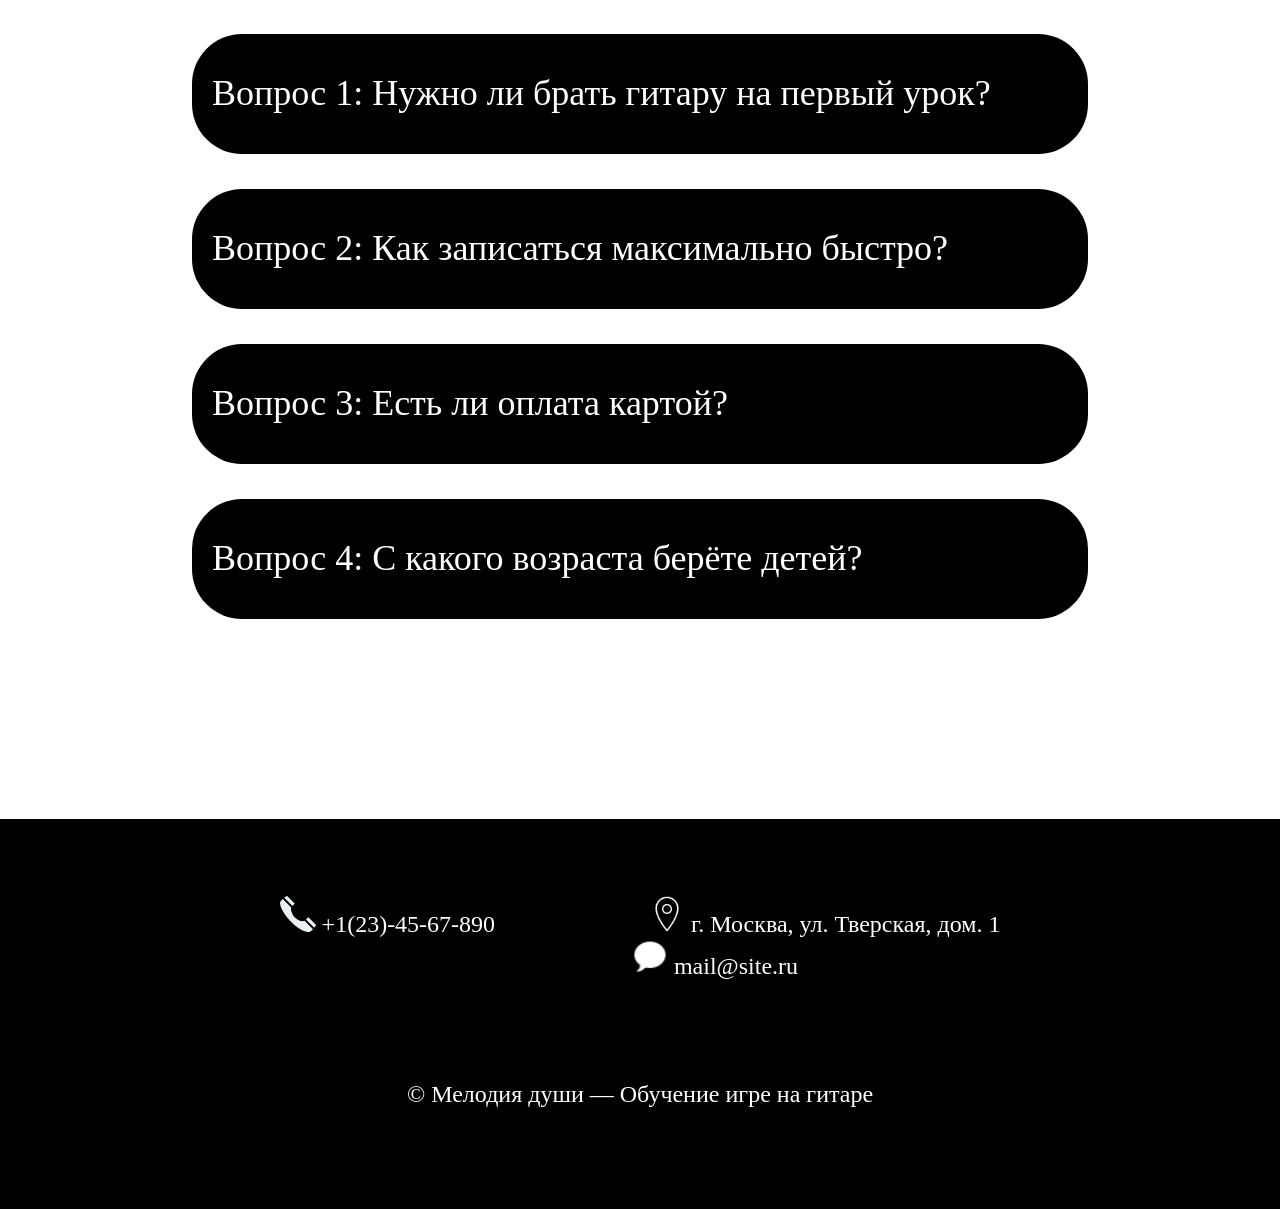
<file: teachers.html>
<!DOCTYPE html>
<html lang="ru">
<head>
    <meta charset="UTF-8">
    <meta name="viewport" content="width=device-width, initial-scale=1.0">
    <title>Учителя</title>
    <link rel="stylesheet" href="css/teacher.css">
    <link rel="stylesheet" href="css/teacher-normalize.css">
    <link rel="stylesheet" href="https://fonts.google.com/share?selection.family=Inter:ital,opsz,wght@0,14..32,100..900;1,14..32,100..900">
    <style>
        main {
            margin: 0 15% 0 15%;
        }

        h1{
            margin-top: 200px;
            margin-bottom: 50px;
            font-size: 48px;
        }
    </style>
</head>
<body>

    <header>

        <nav>

            <img src="img/лого.svg" alt="Логотип" class="logo">

            <div class="container-nav">

            <a href="index.html" target="_blank" class="nav">Главная</a>
            <a href="сourses.html" target="_blank" class="nav">Курсы</a>
            <a href="#" target="_blank" class="nav">Учителя</a>
            <a href="#" target="_blank" class="nav">Цены</a>
            <a href="#" target="_blank" class="nav">Отзывы</a>

            </div>

            <div class="container-messenger">

            <img src="img/vkontakte.svg" alt="ВК">
            <img src="img/telegramm.svg" alt="Телеграмм">
            <img src="img/youtube.svg" alt="Ютуб">

            </div>

        </nav> 

    </header>

    <main>
        
        <h2 style="margin-top: 200px; font-size: 42px;">Учителя</h2>

            <article class="container-teacher1">

                <img src="img/Учитель_1.svg" alt="Фото первого учителя">

                <div class="teacher-info">

                    <h2 class="teacher-heading">Иван Витальевич</h2>

                    <div class="two-tablet">
                        <p class="teacher-text teacher-text-tablet" >Классика</p>
                        <p class="teacher-text teacher-text-tablet">5 лет опыта</p>
                    </div>

                    <p class="teacher-text teacher-text-tablet" style="width: 305px;">Нечётные дни недели</p>
                    <p class="marks">"</p>
                    <p class="teacher-text">«Гитара — это математика и красота одновременно. Я научу вас не просто зажимать аккорды, а делать это идеально чисто, элегантно и без зажимов. Мой метод основан на академической школе, но адаптирован для онлайн-формата.</p>
                    <button>Записаться</button>

                </div>

            </article>

            <article class="container-teacher2">

                <div class="teacher-info">

                    <h2 class="teacher-heading">Павел Фиров</h2>

                    <div class="two-tablet">
                        <p class="teacher-text teacher-text-tablet" >Джаз</p>
                        <p class="teacher-text teacher-text-tablet">4 года опыта</p>
                    </div>

                    <p class="teacher-text teacher-text-tablet" style="width: 305px;">День через день</p>
                    <p class="marks">"</p>
                    <p class="teacher-text">Работаю с разными возрастными группами и с учениками разного уровня игры, как новички так и опытные гитаристы. При составлении программы обучения учащегося всегда учитываю его музыкальные вкусы и предпочтения.</p>
                    <button>Записаться</button>

                </div>

                <img src="img/Учитель_2.svg" alt="Фото первого учителя">

            </article>

            <article class="container-teacher1">

                <img src="img/Учитель_3.svg" alt="Фото первого учителя">

                <div class="teacher-info">

                    <h2 class="teacher-heading">Степан Александрович</h2>

                    <div class="two-tablet">
                        <p class="teacher-text teacher-text-tablet" >Рок-гитара</p>
                        <p class="teacher-text teacher-text-tablet">7 лет опыта</p>
                    </div>

                    <p class="teacher-text teacher-text-tablet" style="width: 305px;">Три раза в неделю</p>
                    <p class="marks">"</p>
                    <p class="teacher-text">«Привет! Если ты хочешь звучать мощно, драйвово и быть готовым к джемам с друзьями — мы на одной волне. Я специализируюсь на электрогитаре, но также помогу разобраться в актуальных примочках, звукоснимателях и "правильном" перегрузе.</p>
                    <button>Записаться</button>

                </div>

            </article>

            <article class="container-teacher2">

                <div class="teacher-info">

                    <h2 class="teacher-heading">Ирина Юрьевна</h2>

                    <div class="two-tablet">
                        <p class="teacher-text teacher-text-tablet" >Акустика</p>
                        <p class="teacher-text teacher-text-tablet">3 года опыта</p>
                    </div>

                    <p class="teacher-text teacher-text-tablet" style="width: 305px;">Каждый день</p>
                    <p class="marks">"</p>
                    <p class="teacher-text">«Привет! Если ты хочешь звучать мощно, драйвово и быть готовым к джемам с друзьями — мы на одной волне. Я специализируюсь на электрогитаре, но также помогу разобраться в актуальных примочках, звукоснимателях и "правильном" перегрузе.</p>
                    <button>Записаться</button>

                </div>

                <img src="img/Учитель_4.svg" alt="Фото первого учителя">

            </article>

            <article class="container-teacher1">

                <img src="img/Учитель_5.svg" alt="Фото первого учителя">

                <div class="teacher-info">

                    <h2 class="teacher-heading">Ирина Юрьевна</h2>

                    <div class="two-tablet">
                        <p class="teacher-text teacher-text-tablet" >Классика</p>
                        <p class="teacher-text teacher-text-tablet">5 лет опыта</p>
                    </div>

                    <p class="teacher-text teacher-text-tablet" style="width: 305px;">Чётные дни недели</p>
                    <p class="marks">"</p>
                    <p class="teacher-text">«Привет! Если ты хочешь звучать мощно, драйвово и быть готовым к джемам с друзьями — мы на одной волне. Я специализируюсь на электрогитаре, но также помогу разобраться в актуальных примочках, звукоснимателях и "правильном" перегрузе.</p>
                    <button>Записаться</button>

                </div>

            </article>

        <section>

            <h1>Сразу ответим на ЧаВо:</h1>
            
            <aside>

                <details class="container-accordion">
                    
                    <summary class="question">Вопрос 1: Нужно ли брать гитару на первый урок?</summary>
                    <p>Ответ: не обязательно, но желательно, чтобы преподаватель увидел состояние и качество инструмента. Если гитары нет, можно воспользоваться нашей, совершенно бесплатно!</p>

                </details>

                <details class="container-accordion">
                    
                    <summary class="question">Вопрос 2: Как записаться максимально быстро?</summary>
                    <p>Ответ: не обязательно, но желательно, чтобы преподаватель увидел состояние и качество инструмента. Если гитары нет, можно воспользоваться нашей, совершенно бесплатно!</p>

                </details>

                <details class="container-accordion">
                    
                    <summary class="question">Вопрос 3: Есть ли оплата картой?</summary>
                    <p>Ответ: не обязательно, но желательно, чтобы преподаватель увидел состояние и качество инструмента. Если гитары нет, можно воспользоваться нашей, совершенно бесплатно!</p>

                </details>
            
                <details class="container-accordion">
                    
                    <summary class="question">Вопрос 4: С какого возраста берёте детей?</summary>
                    <p>Ответ: не обязательно, но желательно, чтобы преподаватель увидел состояние и качество инструмента. Если гитары нет, можно воспользоваться нашей, совершенно бесплатно!</p>

                </details>

            </aside>

        </section>

    </main>

    <footer class="footer_check" >

        <div class="container-footer">

            <a href="#"><img src="img/telephone.svg" alt="Телефон"> +1(23)-45-67-890</a>

            <a href="#" style="margin-left: 150px;"><img src="img/Маркер.svg" alt="Маркер"> г. Москва, ул. Тверская, дом. 1</a>
            
            <a href="#" style="margin-left: 150px;"><img src="img/Messege.svg" alt="Мессенджер"> mail@site.ru</a>

            <p class="footer-text">&copy; Мелодия души — Обучение игре на гитаре</p>

        </div>

    </footer>

</body>
</html>
</file>
<file: css/style.css>
body{
    margin-left: 280px;
}

header {
    height: 1015px;
    width: 100%;
    background-image: url('../img/Фон.svg');
}

.logo{
    width: 121px;
    height: 138px;
    margin-top: 14px;
}

.nav{
    color: white;
    text-decoration: none;
    font-size: 24px;
    padding: 16px 36px 16px 36px;
    border-radius: 25px;
}

.nav:hover{
    background: linear-gradient(to top right, #830000, #FF7C7C);
}

.nav:active{
    color: black;
}

.header-subtitle {
    margin-top: 154px; 
    margin-left: 250px; 
    color: white; 
    font-family: Inter; 
    font-weight: 400; 
    letter-spacing: 4px;
}

.header-title {
    margin-left: 250px; 
    color: white; 
    font-size: 96px; 
    font-family: 'Inter'; 
    font-weight: bold;
    width: 764px; height: 232px; 
    margin-top: 0;
}

button{
    width: 208px;
    height: 61px;
    cursor: pointer;
    border-radius: 25px;
    color: white;
    border: none;
    font-size: 24px;
    background: linear-gradient(to top right, #D32A00, #7E0101);
}

button:hover{
    background: black;
}

button:active{
     width: 190px;
     height: 55px;
}

.container-cart {
    display: flex; 
    justify-content: space-between; 
    margin-top: 50px;
    flex-wrap: wrap;
}

.container-title {
    margin-left: 20px; 
    color: white;
}

.container-text {
    margin-top: 334px; 
    width: 402px; 
    color: white; 
    height: 139px; 
    margin-left: 20px;
}

.container-text2 {
    margin-top: 238px; 
    width: 408px; 
    height: 232px; 
    color: black; 
    margin-left: 20px;
}

.cart_1{
    background-image: url('../img/С_нуля.svg');
    width: 440px;
    height: 630px;
}

.cart_2{
    background-image: url('../img/Для_продвинутых.svg');
    width: 440px;
    height: 630px;

}

.cart_3{
    background-image: url('../img/Уроки_по_индивидуальной_программе.svg');
    width: 440px;
    height: 630px;
}

.container-info {
    display: flex; 
    justify-content: space-between; 
    margin-top: 50px;
    flex-wrap: wrap;
}

.title-info {
    color: black; 
    float: left; 
    margin-right: 10px;
}

.text-info {
    color: black; 
    width: 659px; 
    height: 261px;
}

.title-gitar {
    margin-left: 20px; 
    color: white;
}

.title-info1 {
    margin-top: 119px; 
    margin-left: 20px; 
    color: white
}

.title-info2 {
    margin-top: 122px; 
    margin-left: 20px; 
    color: white
}

.title-info3 {
    margin-top: 145px; 
    margin-left: 20px; 
    color: white
}

.title-info4 {
    margin-top: 147px; 
    margin-left: 20px; 
    color: white
}

.gitara_info {
    display: flex;
    justify-content: space-between;
    flex-wrap: wrap;
}

.gitara_1{
    background-image: url('../img/Гитара_джаз.svg');
    width: 555px;
    height: 369px;
}

.gitara_2{
    background-image: url('../img/Классика_гитара.svg');
    width: 562px;
    height: 368px;
}


.gitara_3{
    background-image: url('../img/Рок_гитара.svg');
    width: 550px;
    height:400px;
}

.gitara_4{
    background-image: url('../img/Акустика_гитара.svg');
    width: 562px;
    height: 400px;
}

.teacher-info {
    width: 780px; 
    height: 174px; 
    margin-bottom: 15px;
}

.teacher-img {
    width: 518px; 
    height: 501px;
    margin-left: 57px; 
    margin-top: 50px;
}

.cost-title {
    width: 564px; 
    height: 96px; 
    padding-top: 150px; 
    color: white; 
    margin: 0px 250px 0px 250px;
}

.container-cost {
    display: flex; 
    flex-wrap: wrap;
    margin: 113px 250px 0px 250px;
}

.article-cost {
    width: 440px; 
    height: 443px; 
    background-image: url('../img/Фон_3.svg');
}

.article-cost2 {
    width: 440px; 
    height: 443px; 
    background-image: url('../img/Фон_3.svg'); 
    margin-left: 20px
}

.article-cost3 {
    width: 440px; 
    height: 443px; 
    background-image: url('../img/Фон_3.svg'); 
    margin-left: 20px
}

#hidden-text {
    color: white; 
    text-align: center; 
    margin-top: 50px; 
    opacity: 50%;
}

.article-student {
    display: flex; 
    margin-top: 50px;
    flex-wrap: wrap;
}

.article-student2 {
    display: flex; 
    flex-wrap: wrap;
    margin-top: 67px;
}

.article-reviews {
    background-image: url('../img/Фон_4.svg'); 
    background-repeat: no-repeat; 
    margin-left: 120px;
}

.student {
    flex-direction: column;
    margin-left: 20px;
}

.reviews-text {
    width: 310px; 
    height: 192px; 
    font-size: 20px;
    margin-left: 20px;
}

.article-reviews2 {
    background-image: url('../img/Фон_4.svg'); 
    background-repeat: no-repeat; 
    margin-left: 78px;
}

.reviews-text2 {
    width: 310px; 
    height: 192px; 
    font-size: 20px;
    margin-left: 20px;
}

.reviews-text3 {
    width: 310px; 
    height: 192px; 
    font-size: 20px; 
    margin-top: 10px;
    margin-left: 19px;
}

.article-reviews3 {
    background-image: url('../img/Фон_4.svg'); 
    background-repeat: no-repeat; 
    margin-left: 78px;
}

.reviews-button {
    width: 440px; 
    height: 61px; 
    margin-left: 475px;
}

.reviews-button:active {
    width: 400px; 
    height: 55px; 
}

.footer_check {
    margin-top: 200px; 
    background-color: black; 
    height: 390px;
    display: flex;
    align-items: center;
    text-align: center;
    justify-content: center;
}

a{
    text-decoration: none;
    color: white;
    font-size: 24px;
}

.container-footer {
    margin: 0 15% 0 15%;
}

.footer-text {
    font-size: 24px;
    color: #fff;
    margin-top: 100px;
}

.background-image {
    background-image: url('../img/Фон_2.svg');
     height: 928px;
}
</file>
<file: css/teacher.css>
header {
    height: 175px;
    width: auto;
    background-color: black;
}

nav {
    display: grid;
    grid-template-columns: 121px minmax(500px, 853px) minmax(150px, 210px);
    margin: 0 15% 0 15%;
    grid-column-gap: 74px;
}

.container-nav {
    display: grid;
    grid-template-columns: repeat(5, minmax(100px, 1fr));
    grid-template-rows: 61px;
    margin-top: 53px;
    text-align: center;
}

.logo{
    margin-top: 14px;
}

.nav{
    color: white;
    text-decoration: none;
    font-size: 24px;
    padding: 16px 36px 16px 36px;
    border-radius: 25px;
}

.nav:hover{
    background: linear-gradient(to top right, #830000, #FF7C7C);
}

.nav:active{
    color: black;
}

.container-messenger {
    display: grid;
    grid-template-columns: repeat(3, 1fr);
    grid-column-gap: 37px;
    align-items: center;
}

.container-teacher1 {
    display: grid;
    grid-template-columns: minmax(450px, 555px) minmax(100px, 640px);
    grid-column-gap: 135px;
    margin-bottom: 200px;
    margin-top: 50px;
}

.container-teacher2 {
    display: grid;
    grid-template-columns: minmax(100px, 640px) minmax(450px, 555px);
    margin-bottom: 200px;
    grid-column-gap: 135px;
}

.teacher-info {
    display: grid;
    grid-template-rows: 48px 54px 54px 85px 145px 61px;
    grid-row-gap: 38.5px;
}

.teacher-heading {
    font-size: 40px;
    margin: 0;
    font-weight: bold;
}

.two-tablet {
    display: grid;
    grid-template-columns: repeat(2, minmax(170px, 210px));
    grid-template-rows: 54px;
    grid-column-gap: 20px;
}

.teacher-text {
    font-size: 24px;
    margin: 0;
}

.teacher-text-tablet {
    font-weight: bold;
    background-color: #D9D9D9;
    margin: 0;
    text-align: center;
    padding: 13px 19px 13px 19px;
    border-radius: 40px;
    box-shadow: 5px 5px 5px #6E3F3F;
}

.marks {
    font-size: 128px;
    margin: 0;
}

button{
    width: 208px;
    height: 61px;
    cursor: pointer;
    border-radius: 25px;
    color: white;
    border: none;
    font-size: 24px;
    background: linear-gradient(to top right, #D32A00, #7E0101);
}

button:hover{
    background: black;
}

button:active{
     width: 190px;
     height: 55px;
}

.container-accordion {
    margin-bottom: 35px;
    cursor: pointer;
}

.container-accordion[open] {
    min-width: 500px;
    height: 98px;
    margin-bottom: 200px;
}

.question {
    display: grid;
    font-size: 36px;
    background-color: #000;
    color: #fff;
    min-width: 500px;
    min-height: 100px;
    max-height: 98px;
    padding: 10px 20px 10px 20px;
    align-items: center;
    border-radius: 50px;
}

details p {
    min-width: 500px;
    font-size: 36px;
    margin: 0;
    background-color: #D9D9D9;
    padding: 13px 26px 13px 26px;
    border-radius: 50px;
}

.footer_check {
    margin-top: 200px; 
    background-color: black; 
    height: 390px;
    display: grid;
    align-items: center;
    text-align: center;
}

a{
    text-decoration: none;
    color: white;
    font-size: 24px;
}

.container-footer {
    margin: 0 15% 0 15%;
}

.footer-text {
    font-size: 24px;
    color: #fff;
    margin-top: 100px;
}
</file>
